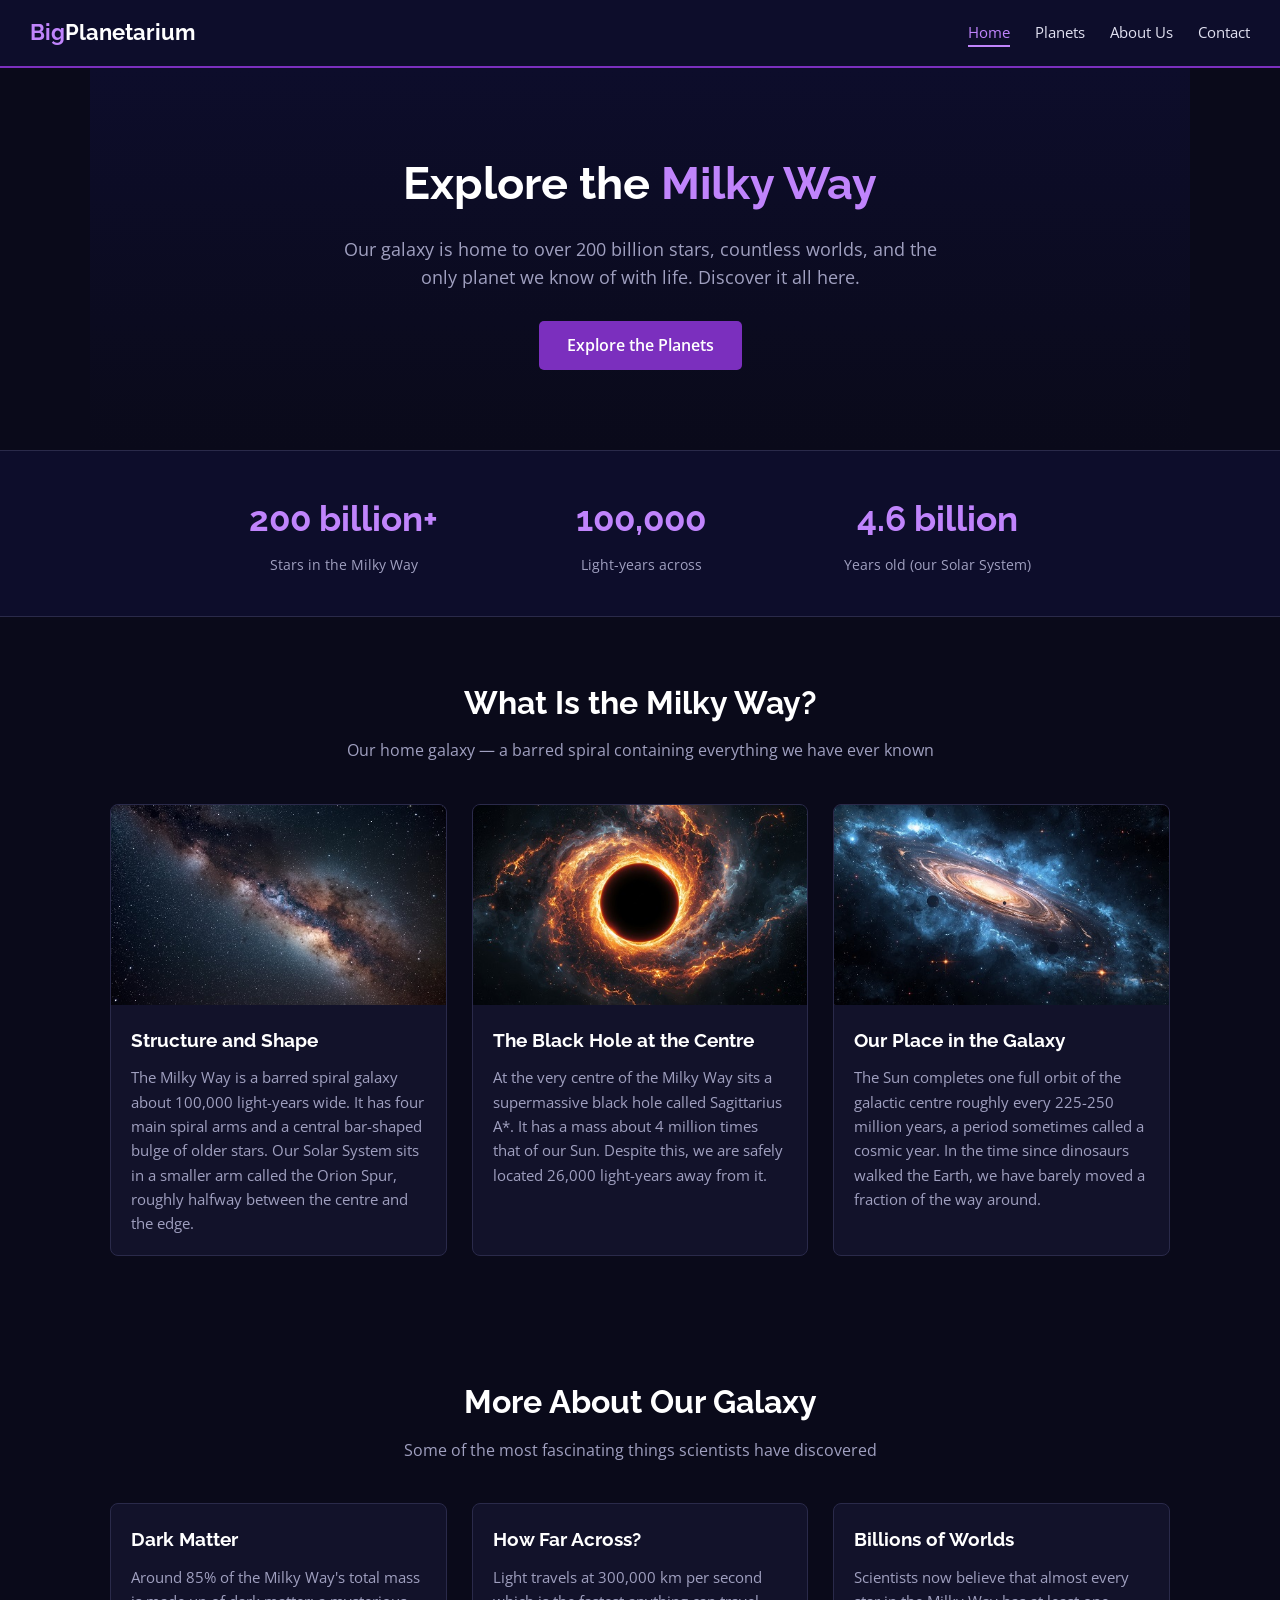
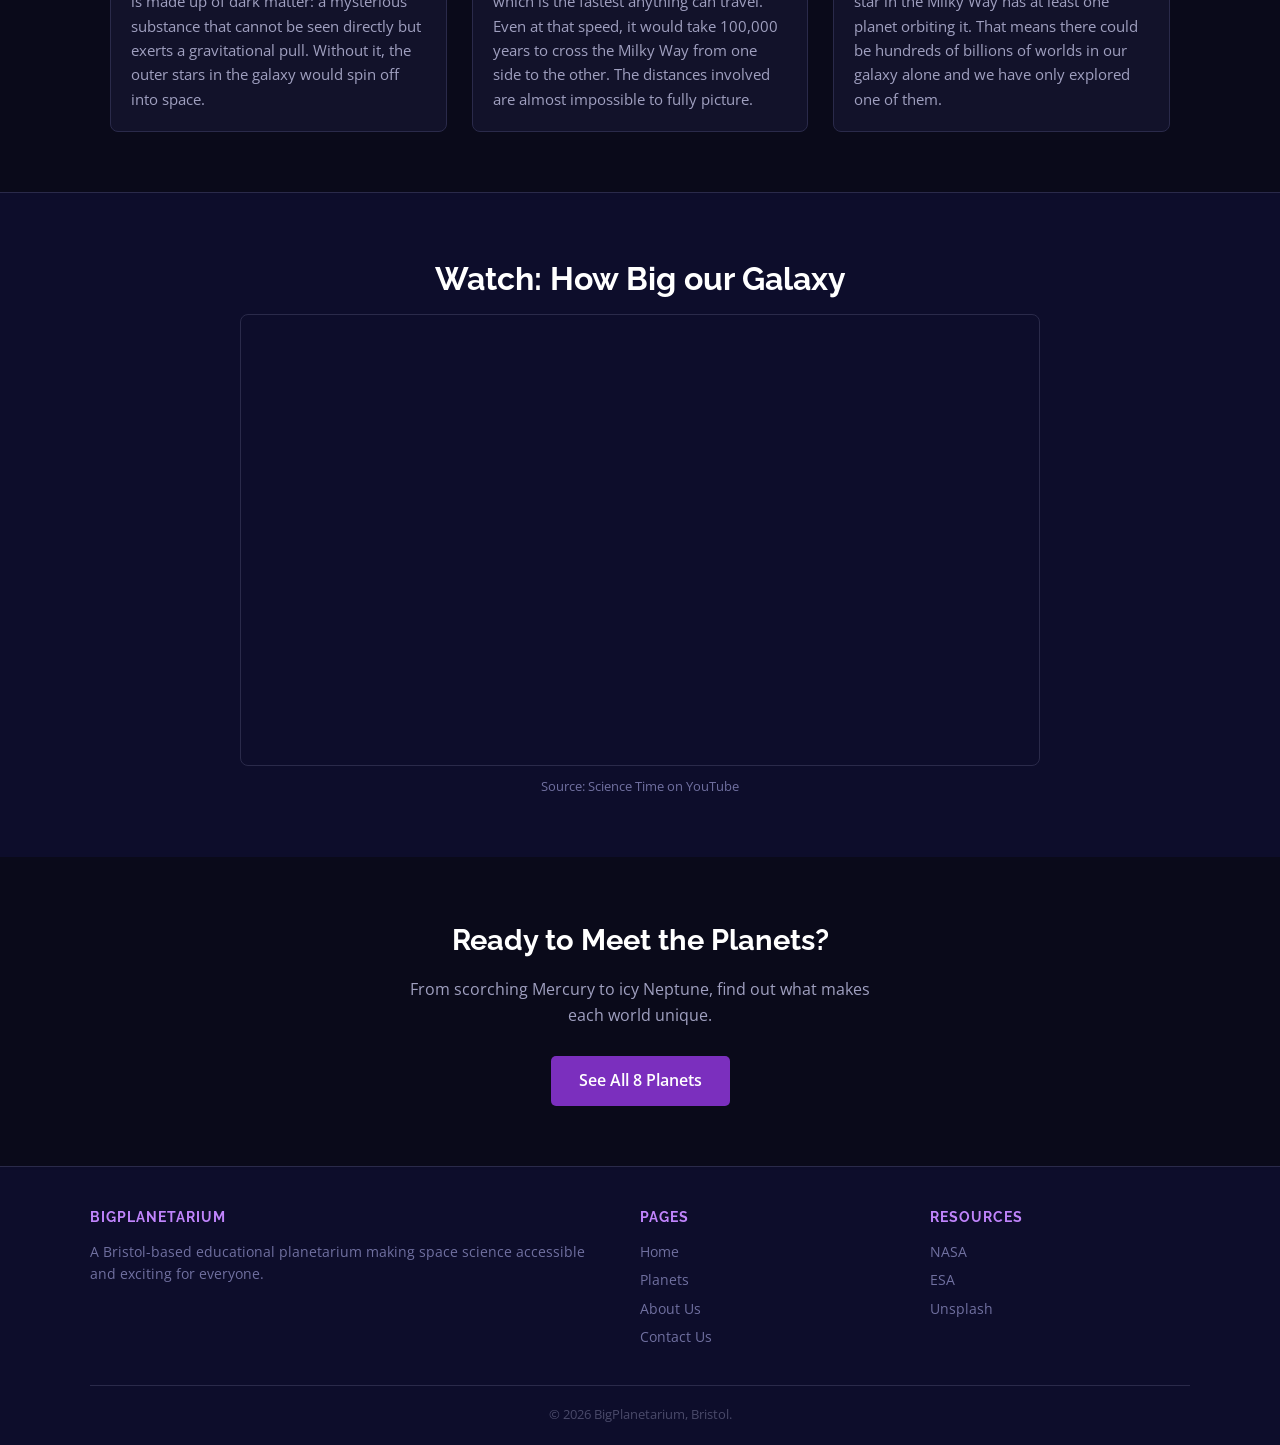
<file: index.html>
<!DOCTYPE html>
<html lang="en">
<!--
    index.html - BigPlanetarium homepage
    This page gives an overview of the Milky Way galaxy
    lang="en" is important for screen readers so they
    know what language to read the page in
-->
<head>
    <meta charset="UTF-8">
    <meta name="viewport" content="width=device-width, initial-scale=1.0">
    <meta name="description" content="BigPlanetarium - explore the Milky Way and our Solar System. Space education for everyone.">
    <title>BigPlanetarium - Home</title>
    <link rel="stylesheet" href="style.css">
</head>
<body>
    <!-- navigation -->
    <!-- role="banner" tells screen readers this is the site header -->
    <header role="banner">
        <nav aria-label="Main navigation">
            <a href="index.html" class="logo">Big<span>Planetarium</span></a>
            <!-- mobile toggle button -->
            <button class="nav-toggle" aria-expanded="false" aria-label="Toggle navigation menu">
                &#9776;
            </button>
            <ul class="nav-links" id="nav-menu" role="list">
                <li><a href="index.html" class="active" aria-current="page">Home</a></li>
                <li><a href="planets.html">Planets</a></li>
                <li><a href="about.html">About Us</a></li>
                <li><a href="contact.html">Contact</a></li>
            </ul>
        </nav>
    </header>

    <!-- main content - this is the target for the skip link above -->
    <main id="main">

        <!-- hero section -->
        <section class="hero" aria-labelledby="hero-heading">
            <h1 id="hero-heading">
                Explore the <span>Milky Way</span>
            </h1>
            <p>Our galaxy is home to over 200 billion stars, countless worlds, and the only planet we know of with life. Discover it all here.</p>
            <a href="planets.html" class="btn">Explore the Planets</a>
        </section>
        <!-- key facts about the milky way -->
        <!-- aria-label gives this section a name for screen readers -->
        <div class="facts-bar" aria-label="Milky Way key facts">
            <div class="facts-bar-inner">
                <div class="fact">
                    <h2>200 billion+</h2>
                    <p>Stars in the Milky Way</p>
                </div>
                <div class="fact">
                    <h2>100,000</h2>
                    <p>Light-years across</p>
                </div>
                <div class="fact">
                    <h2>4.6 billion</h2>
                    <p>Years old (our Solar System)</p>
                </div>
            </div>
        </div>
        <!-- about the milky way -->
        <section aria-labelledby="milky-way-heading">
            <h2 class="section-title" id="milky-way-heading">What Is the Milky Way?</h2>
            <p class="section-subtitle">Our home galaxy — a barred spiral containing everything we have ever known</p>
            <div class="cards-grid">
                <article class="card">
                    <!-- alt text describes what is actually in the image, not just "galaxy" -->
                    <img src="images/milkyway.jpg" loading="lazy" alt="Structure and Shape of milkyway image">
                    <div class="card-content">
                        <h3>Structure and Shape</h3>
                        <p>
                            The Milky Way is a barred spiral galaxy about 100,000 light-years wide. 
                            It has four main spiral arms and a central bar-shaped bulge of older stars.
                            Our Solar System sits in a smaller arm called the Orion Spur, roughly 
                            halfway between the centre and the edge.
                        </p>
                    </div>
                </article>
                <article class="card">
                    <img src="images/blackhole.jpg" loading="lazy"  alt="Black Hole at the Centre image">
                    <div class="card-content">
                        <h3>The Black Hole at the Centre</h3>
                        <p>
                            At the very centre of the Milky Way sits a supermassive black hole called 
                            Sagittarius A*. It has a mass about 4 million times that of our Sun. 
                            Despite this, we are safely located 26,000 light-years away from it.
                        </p>
                    </div>
                </article>
                <article class="card">
                    <img src="images/galaxy.jpg" loading="lazy" alt="Our Place in the Galaxy image">
                    <div class="card-content">
                        <h3>Our Place in the Galaxy</h3>
                        <p>
                            The Sun completes one full orbit of the galactic centre roughly every 
                            225-250 million years, a period sometimes called a cosmic year. 
                            In the time since dinosaurs walked the Earth, we have barely moved 
                            a fraction of the way around.
                        </p>
                    </div>
                </article>
            </div>
        </section>
        <!-- extra info cards -->
        <section aria-labelledby="more-heading">
            <h2 class="section-title" id="more-heading">More About Our Galaxy</h2>
            <p class="section-subtitle">Some of the most fascinating things scientists have discovered</p>

            <div class="cards-grid">
                <article class="card">
                    <div class="card-content">
                        <h3>Dark Matter</h3>
                        <p>
                            Around 85% of the Milky Way's total mass is made up of dark matter:
                            a mysterious substance that cannot be seen directly but exerts a 
                            gravitational pull. Without it, the outer stars in the galaxy would 
                            spin off into space.
                        </p>
                    </div>
                </article>
                <article class="card">
                    <div class="card-content">
                        <h3>How Far Across?</h3>
                        <p>
                            Light travels at 300,000 km per second which is the fastest anything can 
                            travel. Even at that speed, it would take 100,000 years to cross the 
                            Milky Way from one side to the other. The distances involved are 
                            almost impossible to fully picture.
                        </p>
                    </div>
                </article>
                <article class="card">
                    <div class="card-content">
                        <h3>Billions of Worlds</h3>
                        <p>
                            Scientists now believe that almost every star in the Milky Way has 
                            at least one planet orbiting it. That means there could be hundreds 
                            of billions of worlds in our galaxy alone and we have only 
                            explored one of them.
                        </p>
                    </div>
                </article>
            </div>
        </section>
        <!-- video section -->
        <div class="video-section" aria-labelledby="video-heading">
            <div class="video-container">
                <h2 class="section-title" id="video-heading">Watch: How Big our Galaxy</h2>
                <!-- 
                    the title attribute on iframe is important for accessibility
                    screen readers use it to describe what the embedded content is
                -->
                <div class="video-wrapper">
                     <iframe src="https://www.youtube.com/embed/1lbooQjdgDQ?si=hrFY0rf5ARciR7j9&amp;start=56" title="YouTube video player" frameborder="0" allow="accelerometer; autoplay; clipboard-write; encrypted-media; gyroscope; picture-in-picture; web-share" referrerpolicy="strict-origin-when-cross-origin" allowfullscreen></iframe>
                </div>
                <p style="text-align:center; color:#7070a0; font-size:0.82rem; margin-top:10px;">
                    Source: Science Time on YouTube
                </p>
            </div>
        </div>
        <!-- call to action -->
        <section style="text-align:center; padding: 60px 20px;" aria-label="Call to action">
            <h2 style="font-family:'Raleway',sans-serif; color:#ffffff; font-size:1.8rem; margin-bottom:14px;">
                Ready to Meet the Planets?
            </h2>
            <p style="color:#a0a0c0; max-width:480px; margin:0 auto 28px auto;">
                From scorching Mercury to icy Neptune, find out what makes each world unique.
            </p>
            <a href="planets.html" class="btn">See All 8 Planets</a>
        </section>

    </main>

    <!-- footer -->
    <footer role="contentinfo">
        <div class="footer-grid">
            <div>
                <h4>BigPlanetarium</h4>
                <p>A Bristol-based educational planetarium making space science accessible and exciting for everyone.</p>
            </div>
            <div aria-label="Footer links">
                <h4>Pages</h4>
                <ul style="list-style:none;">
                    <li><a href="index.html">Home</a></li>
                    <li><a href="planets.html">Planets</a></li>
                    <li><a href="about.html">About Us</a></li>
                    <li><a href="about.html">Contact Us</a></li>
                </ul>
            </div>
            <div>
                <h4>Resources</h4>
                <ul style="list-style:none;">
                    <!-- opening in a new tab - I added aria-label to say this for screen readers -->
                    <li><a href="https://www.nasa.gov" target="_blank" rel="noopener" aria-label="NASA website, opens in a new tab">NASA</a></li>
                    <li><a href="https://www.esa.int" target="_blank" rel="noopener" aria-label="ESA website, opens in a new tab">ESA</a></li>
                    <li><a href="https://unsplash.com" target="_blank" rel="noopener" aria-label="Unsplash free images, opens in a new tab">Unsplash</a></li>
                </ul>
            </div>
        </div>
        <div class="footer-bottom">
            <p>© 2026 BigPlanetarium, Bristol.</p>
        </div>
    </footer>

    <script src="script.js"></script>
</body>
</html>
</file>
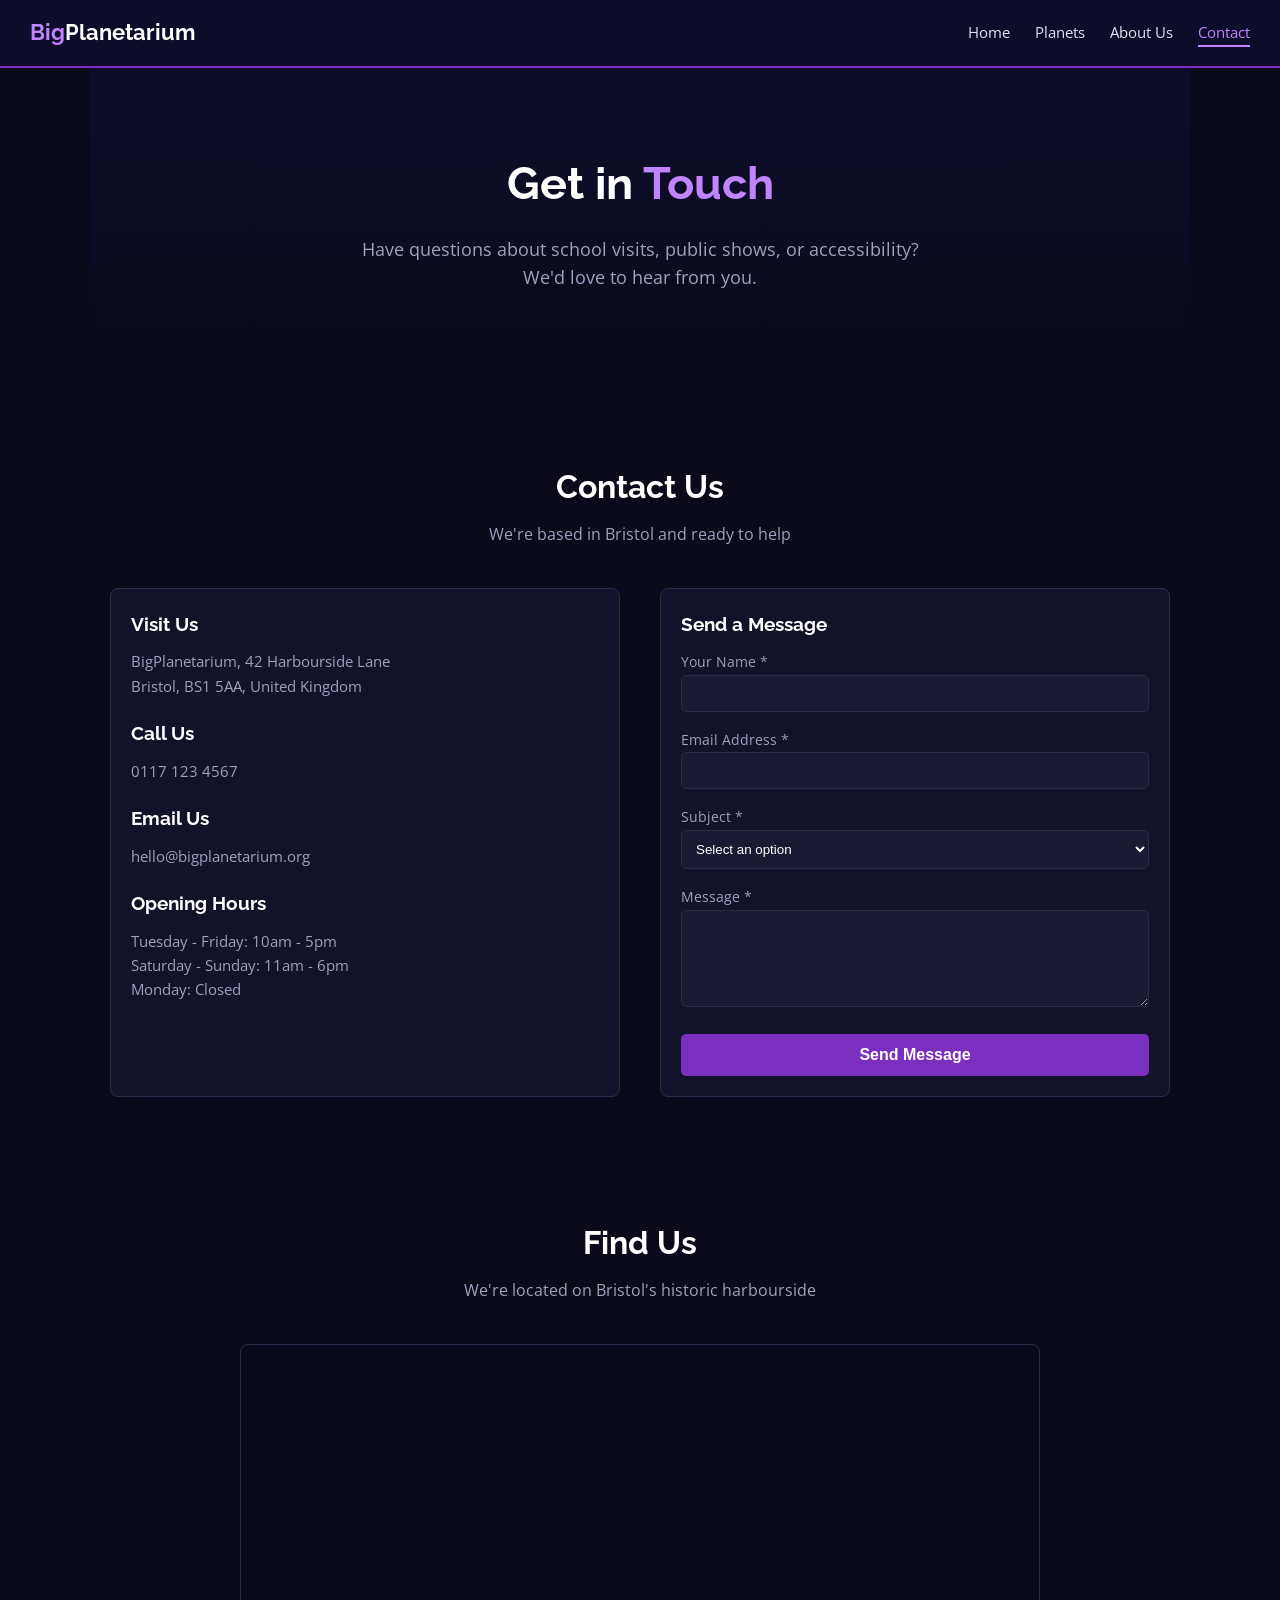
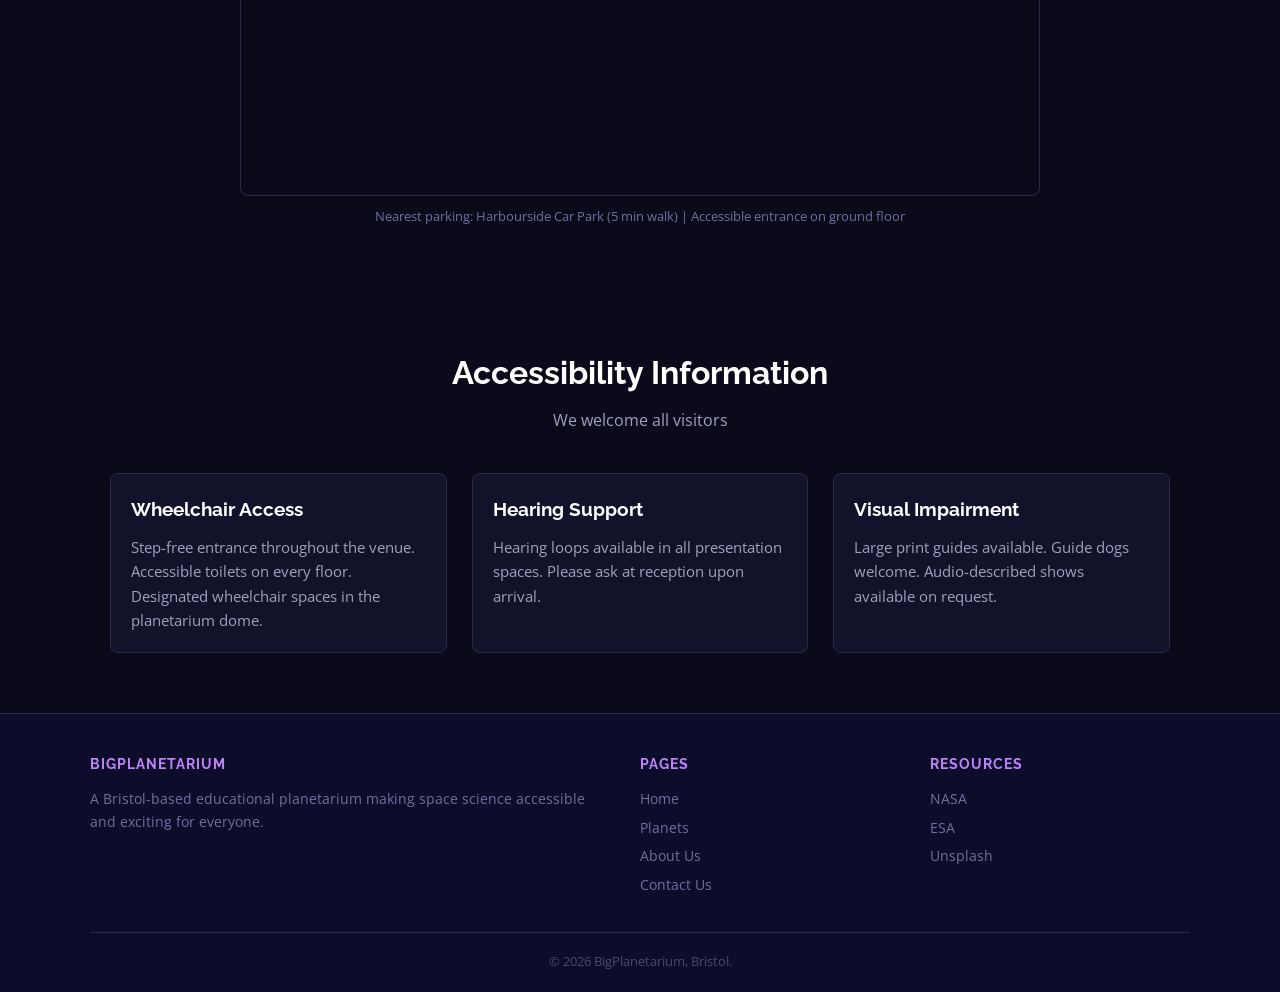
<file: contact.html>
<!DOCTYPE html>
<html lang="en">
<!--
    contact.html page
-->
<head>
    <meta charset="UTF-8">
    <meta name="viewport" content="width=device-width, initial-scale=1.0">
    <meta name="description" content="Contact BigPlanetarium - get in touch for school visits, public shows, or accessibility questions.">
    <title>Contact Us - BigPlanetarium</title>
    <link rel="stylesheet" href="style.css">
</head>
<body>
    <!-- navigation -->
    <header role="banner">
        <nav aria-label="Main navigation">
            <a href="index.html" class="logo">Big<span>Planetarium</span></a>

            <button class="nav-toggle" aria-expanded="false" aria-label="Toggle navigation menu">
                &#9776;
            </button>

            <ul class="nav-links" id="nav-menu" role="list">
                <li><a href="index.html">Home</a></li>
                <li><a href="planets.html">Planets</a></li>
                <li><a href="about.html">About Us</a></li>
                <li><a href="contact.html" class="active" aria-current="page">Contact</a></li>
            </ul>
        </nav>
    </header>

    <!-- main content -->
    <main id="main">

        <!-- hero section -->
        <section class="hero" aria-labelledby="contact-heading">
            <h1 id="contact-heading">
                Get in <span>Touch</span>
            </h1>
            <p>Have questions about school visits, public shows, or accessibility? We'd love to hear from you.</p>
        </section>

        <!-- contact info and form -->
        <section aria-labelledby="contact-info-heading">
            <h2 class="section-title" id="contact-info-heading">Contact Us</h2>
            <p class="section-subtitle">We're based in Bristol and ready to help</p>

            <div style="display: grid; grid-template-columns: repeat(auto-fit, minmax(300px, 1fr)); gap: 40px; margin-top: 20px;">

                <!-- Contact Details Card -->
                <div class="card">
                    <div class="card-content">
                        <h3>Visit Us</h3>
                        <p>BigPlanetarium, 42 Harbourside Lane<br>
                        Bristol, BS1 5AA, United Kingdom</p>
                        
                        <h3 style="margin-top: 20px;">Call Us</h3>
                        <p>0117 123 4567</p>
                        
                        <h3 style="margin-top: 20px;">Email Us</h3>
                        <p>hello@bigplanetarium.org</p>
                        
                        <h3 style="margin-top: 20px;">Opening Hours</h3>
                        <p>Tuesday - Friday: 10am - 5pm<br>
                        Saturday - Sunday: 11am - 6pm<br>
                        Monday: Closed</p>
                    </div>
                </div>

                <!-- Contact Form Card -->
                <div class="card">
                    <div class="card-content">
                        <h3>Send a Message</h3>
                        <form action="#" method="post" class="form">
                            <div style="margin-bottom: 15px;">
                                <label for="name">Your Name *</label>
                                <input type="text" id="name" name="name" required>
                            </div>
                            
                            <div style="margin-bottom: 15px;">
                                <label for="email">Email Address *</label>
                                <input type="email" id="email" name="email" required>
                            </div>
                            
                            <div style="margin-bottom: 15px;">
                                <label for="subject">Subject *</label>
                                <select id="subject" name="subject" required>
                                    <option value="">Select an option</option>
                                    <option value="school">School Visit Booking</option>
                                    <option value="public">Public Show Enquiry</option>
                                    <option value="accessibility">Accessibility Question</option>
                                    <option value="general">General Enquiry</option>
                                </select>
                            </div>
                            
                            <div style="margin-bottom: 20px;">
                                <label for="message">Message *</label>
                                <textarea id="message" name="message" rows="5" required></textarea>
                            </div>
                            <button type="submit" class="btn" style="width: 100%;">Send Message</button>
                        </form>
                    </div>
                </div>

            </div>
        </section>

        <!-- Map Section -->
        <section aria-labelledby="map-heading">
            <h2 class="section-title" id="map-heading">Find Us</h2>
            <p class="section-subtitle">We're located on Bristol's historic harbourside</p>

            <div style="max-width: 800px; margin: 0 auto;">
                <div class="video-wrapper">
                    <iframe 
                        src="https://maps.google.com/maps?q=Bristol%20Harbourside&t=&z=14&ie=UTF8&iwloc=&output=embed"
                        title="Map showing BigPlanetarium location on Bristol Harbourside"
                        allowfullscreen>
                    </iframe>
                </div>
                <p style="text-align: center; color: #7070a0; font-size: 0.8rem; margin-top: 10px;">
                    Nearest parking: Harbourside Car Park (5 min walk) | Accessible entrance on ground floor
                </p>
            </div>
        </section>

        <!-- Accessibility Info -->
        <section aria-labelledby="accessibility-heading">
            <h2 class="section-title" id="accessibility-heading">Accessibility Information</h2>
            <p class="section-subtitle">We welcome all visitors</p>

            <div class="cards-grid">
                <div class="card">
                    <div class="card-content">
                        <h3>Wheelchair Access</h3>
                        <p>Step-free entrance throughout the venue. Accessible toilets on every floor. Designated wheelchair spaces in the planetarium dome.</p>
                    </div>
                </div>
                <div class="card">
                    <div class="card-content">
                        <h3>Hearing Support</h3>
                        <p>Hearing loops available in all presentation spaces. Please ask at reception upon arrival.</p>
                    </div>
                </div>
                <div class="card">
                    <div class="card-content">
                        <h3>Visual Impairment</h3>
                        <p>Large print guides available. Guide dogs welcome. Audio-described shows available on request.</p>
                    </div>
                </div>
            </div>
        </section>

    </main>

    <!-- footer -->
    <footer role="contentinfo">
        <div class="footer-grid">
            <div>
                <h4>BigPlanetarium</h4>
                <p>A Bristol-based educational planetarium making space science accessible and exciting for everyone.</p>
            </div>
            <div aria-label="Footer links">
                <h4>Pages</h4>
                <ul style="list-style:none;">
                    <li><a href="index.html">Home</a></li>
                    <li><a href="planets.html">Planets</a></li>
                    <li><a href="about.html">About Us</a></li>
                    <li><a href="about.html">Contact Us</a></li>
                </ul>
            </div>
            <div>
                <h4>Resources</h4>
                <ul style="list-style:none;">
                    <!-- opening in a new tab - I added aria-label to say this for screen readers -->
                    <li><a href="https://www.nasa.gov" target="_blank" rel="noopener" aria-label="NASA website, opens in a new tab">NASA</a></li>
                    <li><a href="https://www.esa.int" target="_blank" rel="noopener" aria-label="ESA website, opens in a new tab">ESA</a></li>
                    <li><a href="https://unsplash.com" target="_blank" rel="noopener" aria-label="Unsplash free images, opens in a new tab">Unsplash</a></li>
                </ul>
            </div>
        </div>
        <div class="footer-bottom">
            <p>© 2026 BigPlanetarium, Bristol.</p>
        </div>
    </footer>

    <script src="script.js"></script>
</body>
</html>
</file>
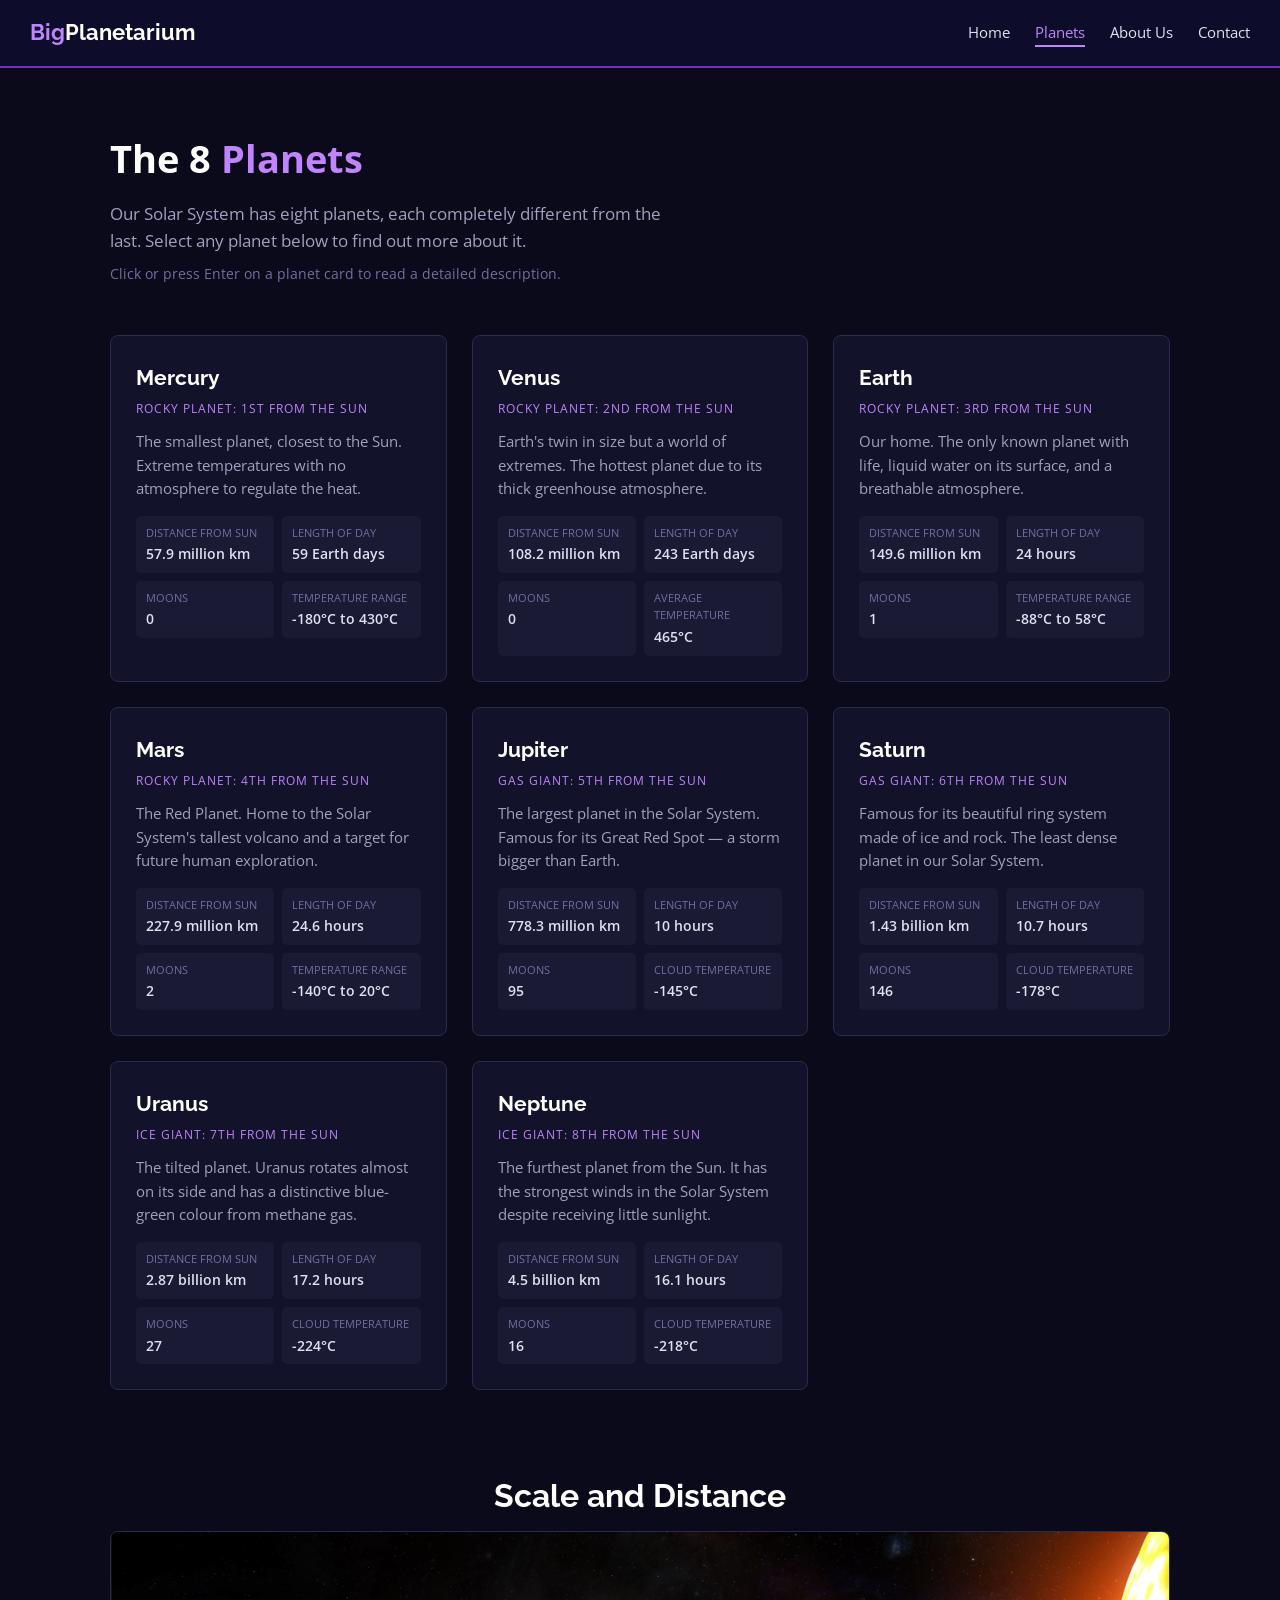
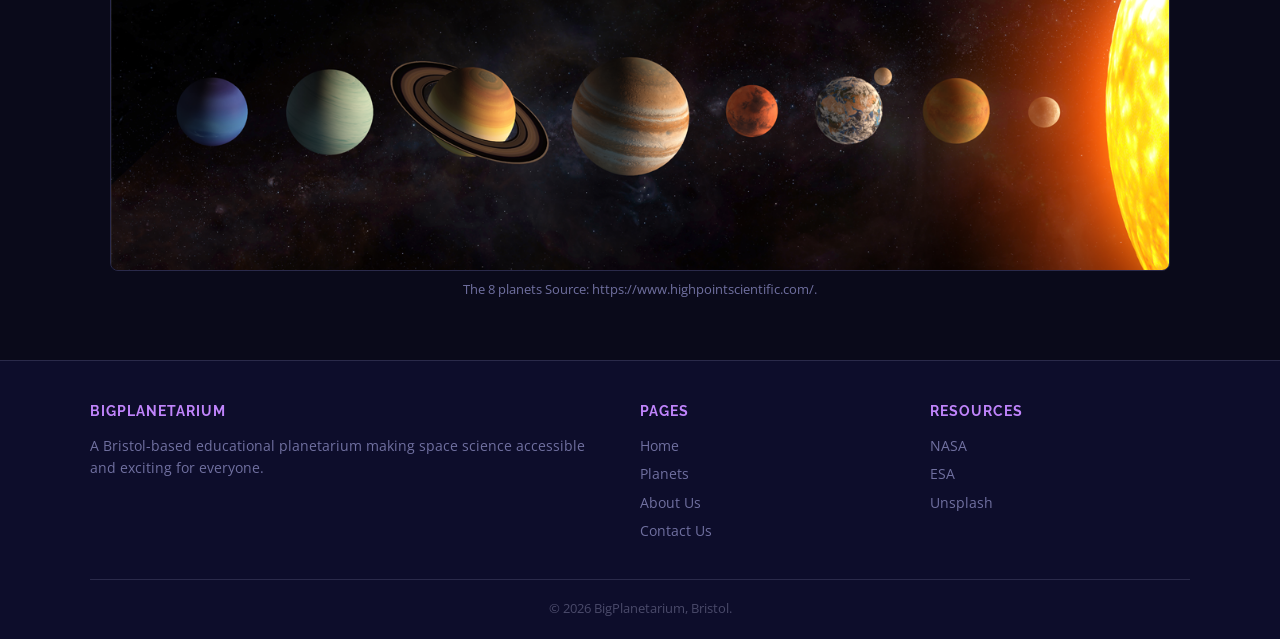
<file: planets.html>
<!DOCTYPE html>
<html lang="en">
<!--
    planets.html - The Planets page
    Shows all 8 planets as clickable cards
    Clicking a card opens a modal with more info
    lang="en" is set so screen readers read correctly
-->
<head>
    <meta charset="UTF-8">
    <meta name="viewport" content="width=device-width, initial-scale=1.0">
    <meta name="description" content="Explore all 8 planets in our Solar System - from Mercury to Neptune. BigPlanetarium.">
    <title>Planets - BigPlanetarium</title>
    <link rel="stylesheet" href="style.css">
</head>
<body>
    <header role="banner">
        <nav aria-label="Main navigation">
            <a href="index.html" class="logo">Big<span>Planetarium</span></a>

            <button class="nav-toggle" aria-expanded="false" aria-controls="nav-menu" aria-label="Toggle navigation menu">
                &#9776;
            </button>

            <ul class="nav-links" id="nav-menu" role="list">
                <li><a href="index.html">Home</a></li>
                <li><a href="planets.html" class="active" aria-current="page">Planets</a></li>
                <li><a href="about.html">About Us</a></li>
                <li><a href="contact.html">Contact</a></li>
            </ul>
        </nav>
    </header>

    <main id="main">
        <!-- page intro -->
        <section style="padding: 60px 20px 20px 20px; max-width:1100px; margin:0 auto;" aria-labelledby="page-heading">
            <h1 id="page-heading" style="font-size:2.4rem; color:#ffffff; margin-bottom:12px;">
                The 8 <span style="color:#c084fc;">Planets</span>
            </h1>
            <p style="color:#a0a0c0; max-width:560px; font-size:1.05rem;">
                Our Solar System has eight planets, each completely different from the last. 
                Select any planet below to find out more about it.
            </p>
            <!-- small hint for users -->
            <p style="color:#7070a0; font-size:0.85rem; margin-top:8px;">
                Click or press Enter on a planet card to read a detailed description.
            </p>
        </section>

        <!-- planet cards grid -->
        <!-- I used role="list" because the grid is semantically a list of planets -->
        <section style="padding: 30px 20px 60px; max-width:1100px; margin:0 auto;" aria-labelledby="planets-list-heading">
            <h2 id="planets-list-heading" class="visually-hidden">All planets</h2>

            <div class="planet-grid" role="list">

                <!-- Mercury -->
                <!-- tabindex="0" means keyboard users can tab to this card -->
                <!-- role="button" tells screen readers it is interactive -->
                <!-- aria-label gives a clear description of what clicking does -->
                <article class="planet-card" role="button" tabindex="0" data-planet="mercury" aria-label="Mercury - click to learn more"
                >
                    <h3>Mercury</h3>
                    <span class="planet-tag">Rocky Planet: 1st from the Sun</span>
                    <p>The smallest planet, closest to the Sun. Extreme temperatures with no atmosphere to regulate the heat.</p>
                    <dl class="planet-facts-list" aria-label="Mercury quick facts">
                        <div class="fact-box">
                            <dt>Distance from Sun</dt>
                            <dd>57.9 million km</dd>
                        </div>
                        <div class="fact-box">
                            <dt>Length of day</dt>
                            <dd>59 Earth days</dd>
                        </div>
                        <div class="fact-box">
                            <dt>Moons</dt>
                            <dd>0</dd>
                        </div>
                        <div class="fact-box">
                            <dt>Temperature range</dt>
                            <dd>-180&deg;C to 430&deg;C</dd>
                        </div>
                    </dl>
                </article>

                <!-- Venus -->
                <article class="planet-card" role="button" tabindex="0" data-planet="venus" aria-label="Venus - click to learn more"
                >
                    <h3>Venus</h3>
                    <span class="planet-tag">Rocky Planet: 2nd from the Sun</span>
                    <p>Earth's twin in size but a world of extremes. The hottest planet due to its thick greenhouse atmosphere.</p>
                    <dl class="planet-facts-list" aria-label="Venus quick facts">
                        <div class="fact-box">
                            <dt>Distance from Sun</dt>
                            <dd>108.2 million km</dd>
                        </div>
                        <div class="fact-box">
                            <dt>Length of day</dt>
                            <dd>243 Earth days</dd>
                        </div>
                        <div class="fact-box">
                            <dt>Moons</dt>
                            <dd>0</dd>
                        </div>
                        <div class="fact-box">
                            <dt>Average temperature</dt>
                            <dd>465&deg;C</dd>
                        </div>
                    </dl>
                </article>

                <!-- Earth -->
                <article class="planet-card" role="button" tabindex="0" data-planet="earth" aria-label="Earth - click to learn more"
                >
                    <h3>Earth</h3>
                    <span class="planet-tag">Rocky Planet: 3rd from the Sun</span>
                    <p>Our home. The only known planet with life, liquid water on its surface, and a breathable atmosphere.</p>
                    <dl class="planet-facts-list" aria-label="Earth quick facts">
                        <div class="fact-box">
                            <dt>Distance from Sun</dt>
                            <dd>149.6 million km</dd>
                        </div>
                        <div class="fact-box">
                            <dt>Length of day</dt>
                            <dd>24 hours</dd>
                        </div>
                        <div class="fact-box">
                            <dt>Moons</dt>
                            <dd>1</dd>
                        </div>
                        <div class="fact-box">
                            <dt>Temperature range</dt>
                            <dd>-88&deg;C to 58&deg;C</dd>
                        </div>
                    </dl>
                </article>

                <!-- Mars -->
                <article class="planet-card" role="button" tabindex="0" data-planet="mars" aria-label="Mars - click to learn more"
                >
                    <h3>Mars</h3>
                    <span class="planet-tag">Rocky Planet: 4th from the Sun</span>
                    <p>The Red Planet. Home to the Solar System's tallest volcano and a target for future human exploration.</p>
                    <dl class="planet-facts-list" aria-label="Mars quick facts">
                        <div class="fact-box">
                            <dt>Distance from Sun</dt>
                            <dd>227.9 million km</dd>
                        </div>
                        <div class="fact-box">
                            <dt>Length of day</dt>
                            <dd>24.6 hours</dd>
                        </div>
                        <div class="fact-box">
                            <dt>Moons</dt>
                            <dd>2</dd>
                        </div>
                        <div class="fact-box">
                            <dt>Temperature range</dt>
                            <dd>-140&deg;C to 20&deg;C</dd>
                        </div>
                    </dl>
                </article>

                <!-- Jupiter -->
                <article class="planet-card" role="button" tabindex="0" data-planet="jupiter" aria-label="Jupiter - click to learn more"
                >
                    <h3>Jupiter</h3>
                    <span class="planet-tag">Gas Giant: 5th from the Sun</span>
                    <p>The largest planet in the Solar System. Famous for its Great Red Spot — a storm bigger than Earth.</p>
                    <dl class="planet-facts-list" aria-label="Jupiter quick facts">
                        <div class="fact-box">
                            <dt>Distance from Sun</dt>
                            <dd>778.3 million km</dd>
                        </div>
                        <div class="fact-box">
                            <dt>Length of day</dt>
                            <dd>10 hours</dd>
                        </div>
                        <div class="fact-box">
                            <dt>Moons</dt>
                            <dd>95</dd>
                        </div>
                        <div class="fact-box">
                            <dt>Cloud temperature</dt>
                            <dd>-145&deg;C</dd>
                        </div>
                    </dl>
                </article>

                <!-- Saturn -->
                <article class="planet-card"  role="button"  tabindex="0"  data-planet="saturn" aria-label="Saturn - click to learn more"
                >
                    <h3>Saturn</h3>
                    <span class="planet-tag">Gas Giant: 6th from the Sun</span>
                    <p>Famous for its beautiful ring system made of ice and rock. The least dense planet in our Solar System.</p>
                    <dl class="planet-facts-list" aria-label="Saturn quick facts">
                        <div class="fact-box">
                            <dt>Distance from Sun</dt>
                            <dd>1.43 billion km</dd>
                        </div>
                        <div class="fact-box">
                            <dt>Length of day</dt>
                            <dd>10.7 hours</dd>
                        </div>
                        <div class="fact-box">
                            <dt>Moons</dt>
                            <dd>146</dd>
                        </div>
                        <div class="fact-box">
                            <dt>Cloud temperature</dt>
                            <dd>-178&deg;C</dd>
                        </div>
                    </dl>
                </article>

                <!-- Uranus -->
                <article class="planet-card" role="button" tabindex="0" data-planet="uranus" aria-label="Uranus - click to learn more"
                >
                    <h3>Uranus</h3>
                    <span class="planet-tag">Ice Giant: 7th from the Sun</span>
                    <p>The tilted planet. Uranus rotates almost on its side and has a distinctive blue-green colour from methane gas.</p>
                    <dl class="planet-facts-list" aria-label="Uranus quick facts">
                        <div class="fact-box">
                            <dt>Distance from Sun</dt>
                            <dd>2.87 billion km</dd>
                        </div>
                        <div class="fact-box">
                            <dt>Length of day</dt>
                            <dd>17.2 hours</dd>
                        </div>
                        <div class="fact-box">
                            <dt>Moons</dt>
                            <dd>27</dd>
                        </div>
                        <div class="fact-box">
                            <dt>Cloud temperature</dt>
                            <dd>-224&deg;C</dd>
                        </div>
                    </dl>
                </article>

                <!-- Neptune -->
                <article class="planet-card" role="button" tabindex="0" data-planet="neptune" aria-label="Neptune - click to learn more"
                >
                    <h3>Neptune</h3>
                    <span class="planet-tag">Ice Giant: 8th from the Sun</span>
                    <p>The furthest planet from the Sun. It has the strongest winds in the Solar System despite receiving little sunlight.</p>
                    <dl class="planet-facts-list" aria-label="Neptune quick facts">
                        <div class="fact-box">
                            <dt>Distance from Sun</dt>
                            <dd>4.5 billion km</dd>
                        </div>
                        <div class="fact-box">
                            <dt>Length of day</dt>
                            <dd>16.1 hours</dd>
                        </div>
                        <div class="fact-box">
                            <dt>Moons</dt>
                            <dd>16</dd>
                        </div>
                        <div class="fact-box">
                            <dt>Cloud temperature</dt>
                            <dd>-218&deg;C</dd>
                        </div>
                    </dl>
                </article>

            </div>
        </section>

        <!-- Solar system image for context -->
        <section style="padding: 20px 20px 60px; max-width:1100px; margin:0 auto;" aria-labelledby="scale-heading">
            <h2 class="section-title" id="scale-heading">Scale and Distance</h2>
            <figure>
                <img src="images/AstroHub.png" style="width:100%; border-radius:8px; border:1px solid #2a2a4a; display:block;" loading="lazy" alt="8 planets with sun images">
                <!-- image source https://www.highpointscientific.com/media/magefan_blog/AstroHub-ThingsYouNeedToKnowAboutThePlanets-01_1.png -->
                <figcaption style="text-align:center; color:#7070a0; font-size:0.82rem; margin-top:8px;">
                    The 8 planets Source: https://www.highpointscientific.com/.
                </figcaption>
            </figure>
        </section>

    </main>

    <!-- 
        MODAL DIALOG
        role="dialog" and aria-modal="true" tell screen readers
        this is a modal that requires attention.
        aria-labelledby links to the h2 inside it.
        Focus management is handled in script.js
    -->
    <div id="planet-modal" class="modal-bg" role="dialog" aria-modal="true" aria-labelledby="modal-planet-name">
        <div class="modal-box">
            <button id="close-modal" class="close-btn" aria-label="Close planet information panel">&#x2715;</button>
            <h2 id="modal-planet-name">Planet</h2>
            <span id="modal-planet-type" class="modal-type"></span>
            <!-- aria-live means screen readers will announce the content when it changes -->
            <div id="modal-planet-info" aria-live="polite"></div>
        </div>
    </div>

    <footer role="contentinfo">
        <div class="footer-grid">

            <div>
                <h4>BigPlanetarium</h4>
                <p>A Bristol-based educational planetarium making space science accessible and exciting for everyone.</p>
            </div>

            <div aria-label="Footer links">
                <h4>Pages</h4>
                <ul style="list-style:none;">
                    <li><a href="index.html">Home</a></li>
                    <li><a href="planets.html">Planets</a></li>
                    <li><a href="about.html">About Us</a></li>
                    <li><a href="about.html">Contact Us</a></li>
                </ul>
            </div>

            <div>
                <h4>Resources</h4>
                <ul style="list-style:none;">
                    <!-- opening in a new tab - I added aria-label to say this for screen readers -->
                    <li><a href="https://www.nasa.gov" target="_blank" rel="noopener" aria-label="NASA website, opens in a new tab">NASA</a></li>
                    <li><a href="https://www.esa.int" target="_blank" rel="noopener" aria-label="ESA website, opens in a new tab">ESA</a></li>
                    <li><a href="https://unsplash.com" target="_blank" rel="noopener" aria-label="Unsplash free images, opens in a new tab">Unsplash</a></li>
                </ul>
            </div>

        </div>

        <div class="footer-bottom">
            <p>© 2026 BigPlanetarium, Bristol.</p>
        </div>
    </footer>

    <script src="script.js"></script>
</body>
</html>
</file>
<file: style.css>
/* my stylesheet for BigPlanetarium website */
/* I used google fonts for the headings */

@import url('https://fonts.googleapis.com/css2?family=Raleway:wght@400;600;700&family=Open+Sans:wght@400;600&display=swap');

/* reset some default browser styles */
* {
    margin: 0;
    padding: 0;
    box-sizing: border-box;
}

body {
    font-family: 'Open Sans', sans-serif;
    background-color: #0a0a1a;
    color: #e0e0f0;
    line-height: 1.6;
}

/* ---- NAVIGATION ---- */

nav {
    background-color: #0d0d2b;
    padding: 15px 30px;
    display: flex;
    justify-content: space-between;
    align-items: center;
    border-bottom: 2px solid #7b2fbe;
    position: sticky;
    top: 0;
    z-index: 100;
}

.logo {
    font-family: 'Raleway', sans-serif;
    font-size: 1.4rem;
    font-weight: 700;
    color: #c084fc;
    text-decoration: none;
}

.logo span {
    color: #ffffff;
}

.nav-links {
    list-style: none;
    display: flex;
    gap: 25px;
}

.nav-links a {
    color: #e0e0f0;
    text-decoration: none;
    font-size: 0.95rem;
    transition: color 0.2s;
}

.nav-links a:hover {
    color: #c084fc;
}

.nav-links a.active {
    color: #c084fc;
    border-bottom: 2px solid #c084fc;
    padding-bottom: 3px;
}

/* Nav toggle button */
.nav-toggle {
    display: none;
    background: none;
    border: 2px solid #7b2fbe;
    color: white;
    font-size: 1.8rem;
    cursor: pointer;
    padding: 5px 12px;
    border-radius: 8px;
    transition: all 0.2s ease;
}

.nav-toggle:hover,
.nav-toggle:focus {
    background-color: #7b2fbe;
    border-color: #c084fc;
    outline: none;
}

/* ---- HERO SECTION ---- */

.hero {
    text-align: center;
    padding: 80px 20px;
    background: linear-gradient(to bottom, #0d0d2b, #0a0a1a);
}

.hero h1 {
    font-family: 'Raleway', sans-serif;
    font-size: 2.8rem;
    color: #ffffff;
    margin-bottom: 15px;
}

.hero h1 span {
    color: #c084fc;
}

.hero p {
    font-size: 1.1rem;
    color: #a0a0c0;
    max-width: 600px;
    margin: 0 auto 30px auto;
}

.btn {
    display: inline-block;
    background-color: #7b2fbe;
    color: #ffffff;
    padding: 12px 28px;
    border-radius: 5px;
    text-decoration: none;
    font-weight: 600;
    transition: background-color 0.2s;
    border: none;
    cursor: pointer;
    font-size: 1rem;
}

.btn:hover {
    background-color: #9d4edd;
}

/* ---- SECTIONS ---- */

section {
    padding: 60px 20px;
    max-width: 1100px;
    margin: 0 auto;
}

.section-title {
    font-family: 'Raleway', sans-serif;
    font-size: 2rem;
    color: #ffffff;
    margin-bottom: 10px;
    text-align: center;
}

.section-subtitle {
    text-align: center;
    color: #a0a0c0;
    margin-bottom: 40px;
    font-size: 1rem;
}

/* ---- CARDS ---- */

.cards-grid {
    display: grid;
    grid-template-columns: repeat(auto-fit, minmax(280px, 1fr));
    gap: 25px;
    margin-top: 20px;
}

.card {
    background-color: #12122a;
    border: 1px solid #2a2a4a;
    border-radius: 8px;
    overflow: hidden;
    transition: transform 0.2s, border-color 0.2s;
}

.card:hover {
    transform: translateY(-4px);
    border-color: #7b2fbe;
}

.card img {
    width: 100%;
    height: 200px;
    object-fit: cover;
    display: block;
}

.card-content {
    padding: 20px;
}

.card-content h3 {
    font-family: 'Raleway', sans-serif;
    font-size: 1.2rem;
    color: #ffffff;
    margin-bottom: 10px;
}

.card-content p {
    color: #a0a0c0;
    font-size: 0.95rem;
}

/* ---- FACTS BAR ---- */

.facts-bar {
    background-color: #0d0d2b;
    padding: 40px 20px;
    border-top: 1px solid #2a2a4a;
    border-bottom: 1px solid #2a2a4a;
}

.facts-bar-inner {
    display: flex;
    justify-content: space-around;
    flex-wrap: wrap;
    gap: 20px;
    max-width: 900px;
    margin: 0 auto;
    text-align: center;
}

.fact h2 {
    font-family: 'Raleway', sans-serif;
    font-size: 2.2rem;
    color: #c084fc;
}

.fact p {
    color: #a0a0c0;
    font-size: 0.9rem;
    margin-top: 5px;
}

/* ---- VIDEO SECTION ---- */

.video-section {
    background-color: #0d0d2b;
    padding: 60px 20px;
    border-top: 1px solid #2a2a4a;
}

.video-container {
    max-width: 800px;
    margin: 0 auto;
}

.video-wrapper {
    position: relative;
    padding-bottom: 56.25%;
    height: 0;
    overflow: hidden;
    border-radius: 8px;
    border: 1px solid #2a2a4a;
}

.video-wrapper iframe {
    position: absolute;
    top: 0;
    left: 0;
    width: 100%;
    height: 100%;
    border: none;
}

/* ---- PLANET PAGE ---- */

.planet-grid {
    display: grid;
    grid-template-columns: repeat(auto-fit, minmax(300px, 1fr));
    gap: 25px;
}

.planet-card {
    background-color: #12122a;
    border: 1px solid #2a2a4a;
    border-radius: 8px;
    padding: 25px;
    cursor: pointer;
    transition: border-color 0.2s, transform 0.2s;
}

.planet-card:hover,
.planet-card:focus {
    border-color: #c084fc;
    transform: translateY(-3px);
    outline: 2px solid #c084fc;
    outline-offset: 2px;
}

.planet-card h3 {
    font-family: 'Raleway', sans-serif;
    font-size: 1.3rem;
    color: #ffffff;
    margin-bottom: 5px;
}

.planet-tag {
    font-size: 0.75rem;
    color: #c084fc;
    text-transform: uppercase;
    letter-spacing: 1px;
    display: block;
    margin-bottom: 12px;
}

.planet-card p {
    color: #a0a0c0;
    font-size: 0.92rem;
    margin-bottom: 15px;
}

.planet-facts-list {
    display: grid;
    grid-template-columns: 1fr 1fr;
    gap: 8px;
}

.fact-box {
    background-color: #1a1a35;
    padding: 8px 10px;
    border-radius: 5px;
}

.fact-box dt {
    font-size: 0.68rem;
    color: #7070a0;
    text-transform: uppercase;
    margin-bottom: 2px;
}

.fact-box dd {
    font-size: 0.85rem;
    color: #e0e0f0;
    font-weight: 600;
}

/* modal for planet details */
.modal-bg {
    display: none;
    position: fixed;
    inset: 0;
    background: rgba(0,0,0,0.8);
    z-index: 200;
    justify-content: center;
    align-items: center;
    padding: 20px;
}

.modal-bg.open {
    display: flex;
}

.modal-box {
    background: #12122a;
    border: 1px solid #7b2fbe;
    border-radius: 10px;
    padding: 35px;
    max-width: 580px;
    width: 100%;
    max-height: 85vh;
    overflow-y: auto;
    position: relative;
}

.modal-box h2 {
    font-family: 'Raleway', sans-serif;
    color: #ffffff;
    margin-bottom: 5px;
}

.modal-type {
    color: #c084fc;
    font-size: 0.8rem;
    text-transform: uppercase;
    letter-spacing: 1px;
    display: block;
    margin-bottom: 15px;
}

.modal-box p {
    color: #a0a0c0;
    line-height: 1.75;
    margin-bottom: 12px;
    font-size: 0.97rem;
}

.close-btn {
    position: absolute;
    top: 12px;
    right: 15px;
    background: none;
    border: 1px solid #2a2a4a;
    color: #a0a0c0;
    font-size: 1rem;
    padding: 4px 10px;
    cursor: pointer;
    border-radius: 4px;
    transition: border-color 0.2s;
}

.close-btn:hover {
    border-color: #c084fc;
    color: #c084fc;
}

/* form */

.form label{
    font-size: 0.9em;
    margin-bottom: 5px;
    color: #a0a0c0;"

}

.form input,.form select,.form textarea{
    width: 100%; 
    padding: 10px; 
    background-color: #1a1a35; 
    border: 1px solid #2a2a4a; 
    border-radius: 5px; 
    color: white;"
}

/* ---- ACCORDION (FAQ) ---- */
.accordion-wrap {
    border: 1px solid #2a2a4a;
    border-radius: 8px;
    overflow: hidden;
    max-width: 750px;
    margin: 0 auto;
}

.acc-item {
    border-bottom: 1px solid #2a2a4a;
}

.acc-item:last-child {
    border-bottom: none;
}

.acc-btn {
    width: 100%;
    background: #12122a;
    border: none;
    padding: 18px 22px;
    display: flex;
    justify-content: space-between;
    align-items: center;
    color: #e0e0f0;
    font-family: 'Open Sans', sans-serif;
    font-size: 0.97rem;
    font-weight: 600;
    cursor: pointer;
    text-align: left;
    transition: background 0.2s;
}

.acc-btn:hover {
    background: #1a1a35;
}

.acc-arrow {
    font-size: 0.8rem;
    color: #c084fc;
    transition: transform 0.3s;
}

.acc-btn[aria-expanded="true"] .acc-arrow {
    transform: rotate(180deg);
}

.acc-panel {
    background: #0d0d2b;
    max-height: 0;
    overflow: hidden;
    transition: max-height 0.3s ease;
}

.acc-panel.open {
    max-height: 500px;
}

.acc-panel-inner {
    padding: 18px 22px;
    color: #a0a0c0;
    font-size: 0.93rem;
    line-height: 1.7;
}

/* ---- FOOTER ---- */

footer {
    background-color: #0d0d2b;
    border-top: 1px solid #2a2a4a;
    padding: 40px 30px 20px 30px;
}

.footer-grid {
    display: grid;
    grid-template-columns: 2fr 1fr 1fr;
    gap: 30px;
    max-width: 1100px;
    margin: 0 auto 30px auto;
}

.footer-grid h4 {
    font-family: 'Raleway', sans-serif;
    color: #c084fc;
    font-size: 0.85rem;
    text-transform: uppercase;
    letter-spacing: 1px;
    margin-bottom: 12px;
}

.footer-grid p,
.footer-grid li {
    color: #7070a0;
    font-size: 0.88rem;
    list-style: none;
    margin-bottom: 6px;
}

.footer-grid a {
    color: #7070a0;
    text-decoration: none;
    transition: color 0.2s;
}

.footer-grid a:hover {
    color: #c084fc;
}

.footer-bottom {
    text-align: center;
    color: #4a4a6a;
    font-size: 0.82rem;
    border-top: 1px solid #2a2a4a;
    padding-top: 18px;
    max-width: 1100px;
    margin: 0 auto;
}

/* ---- RESPONSIVE ---- */

@media (max-width: 768px) {
    .hero h1 {
        font-size: 2rem;
    }
    
    .nav-toggle {
        display: block;
    }

    nav {
        flex-wrap: wrap;
        position: relative;
    }

    .nav-links {
        display: none;
        width: 100%;
        flex-direction: column;
        gap: 0;
        margin-top: 15px;
        padding-top: 10px;
        border-top: 1px solid #2a2a4a;
    }

    .nav-links.nav-open {
        display: flex;
    }

    .nav-links li {
        width: 100%;
        text-align: center;
        padding: 12px 0;
    }

    .nav-links a {
        display: block;
        width: 100%;
        padding: 8px 0;
    }

    .nav-links a.active {
        border-bottom: none;
        color: #c084fc;
    }

    .footer-grid {
        grid-template-columns: 1fr;
    }
}

@media (max-width: 480px) {
    .hero h1 {
        font-size: 1.6rem;
    }

    nav {
        flex-direction: row;
        flex-wrap: wrap;
        justify-content: space-between;
        align-items: center;
    }
    
    .logo {
        font-size: 1.2rem;
    }
    
    .nav-toggle {
        font-size: 1.5rem;
        padding: 4px 10px;
    }

    .planet-facts-list {
        grid-template-columns: 1fr;
    }
}

/* accessibility - users who prefer less motion */
@media (prefers-reduced-motion: reduce) {
    * {
        transition: none !important;
        animation: none !important;
    }
}

/* Utility class for visually hidden content */
.visually-hidden {
    position: absolute;
    width: 1px;
    height: 1px;
    padding: 0;
    margin: -1px;
    overflow: hidden;
    clip: rect(0,0,0,0);
    white-space: nowrap;
    border: 0;
}
</file>
